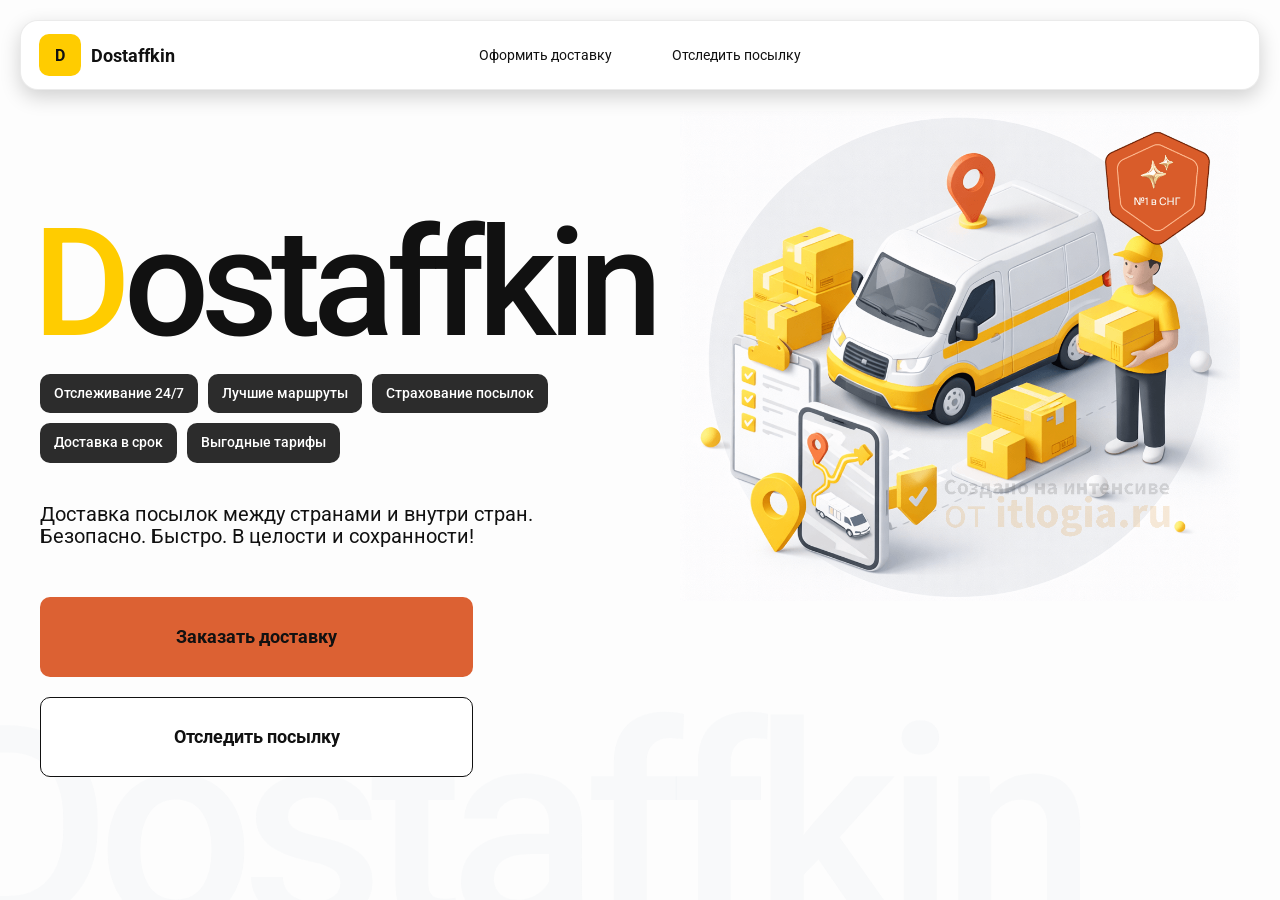
<file: index.html>
<!doctype html>
<html lang="ru">
  <head>
    <meta charset="utf-8" />
    <meta
      name="viewport"
      content="width=device-width,initial-scale=1,maximum-scale=1,user-scalable=0"
    />
    <title>
      Dostaffkin — Доставка посылок между странами и внутри стран. Безопасно.
      Быстро. В целости и сохранности!
    </title>

    <link href="styles/base.css" rel="stylesheet" />
    <link href="styles/base_adaptive.css" rel="stylesheet" />
    <link href="styles/index.css" rel="stylesheet" />
    <link href="styles/index_adaptive.css" rel="stylesheet" />
  </head>

  <body>
    <div class="container">
      <header class="header">
        <a class="header-brand" href="#">
          <div class="header-logo">D</div>
          <div class="header-title">Dostaffkin</div>
        </a>
        <nav class="header-menu">
          <a class="header-link" href="./order.html">Оформить <span>доставку</span></a>
          <a class="header-link" href="./track.html">Отследить <span>посылку</span></a>
        </nav>
      </header>
      <main class="main">
        <section class="main-info">
          <div class="main-title"><span>D</span>ostaffkin</div>
          <div class="main-features">
            <div class="main-feature">Отслеживание 24/7</div>
            <div class="main-feature">Лучшие маршруты</div>
            <div class="main-feature">Страхование посылок</div>
            <div class="main-feature">Доставка в срок</div>
            <div class="main-feature">Выгодные тарифы</div>
          </div>
          <div class="main-description">
            Доставка посылок между странами и внутри стран. Безопасно. Быстро. В
            целости и сохранности!
          </div>
          <div class="main-actions">
            <a class="button" type="button" href="./order.html"
              >Заказать доставку</a
            >
            <a class="button button-white" type="button" href="./track.html"
              >Отследить посылку</a
            >
          </div>
        </section>
        <div class="main-title-ghost">Dostaffkin</div>
        <section class="main-image">
          <img src="images\main-image.png" alt="Main image" />
        </section>
      </main>
    </div>
  </body>
</html>
</file>
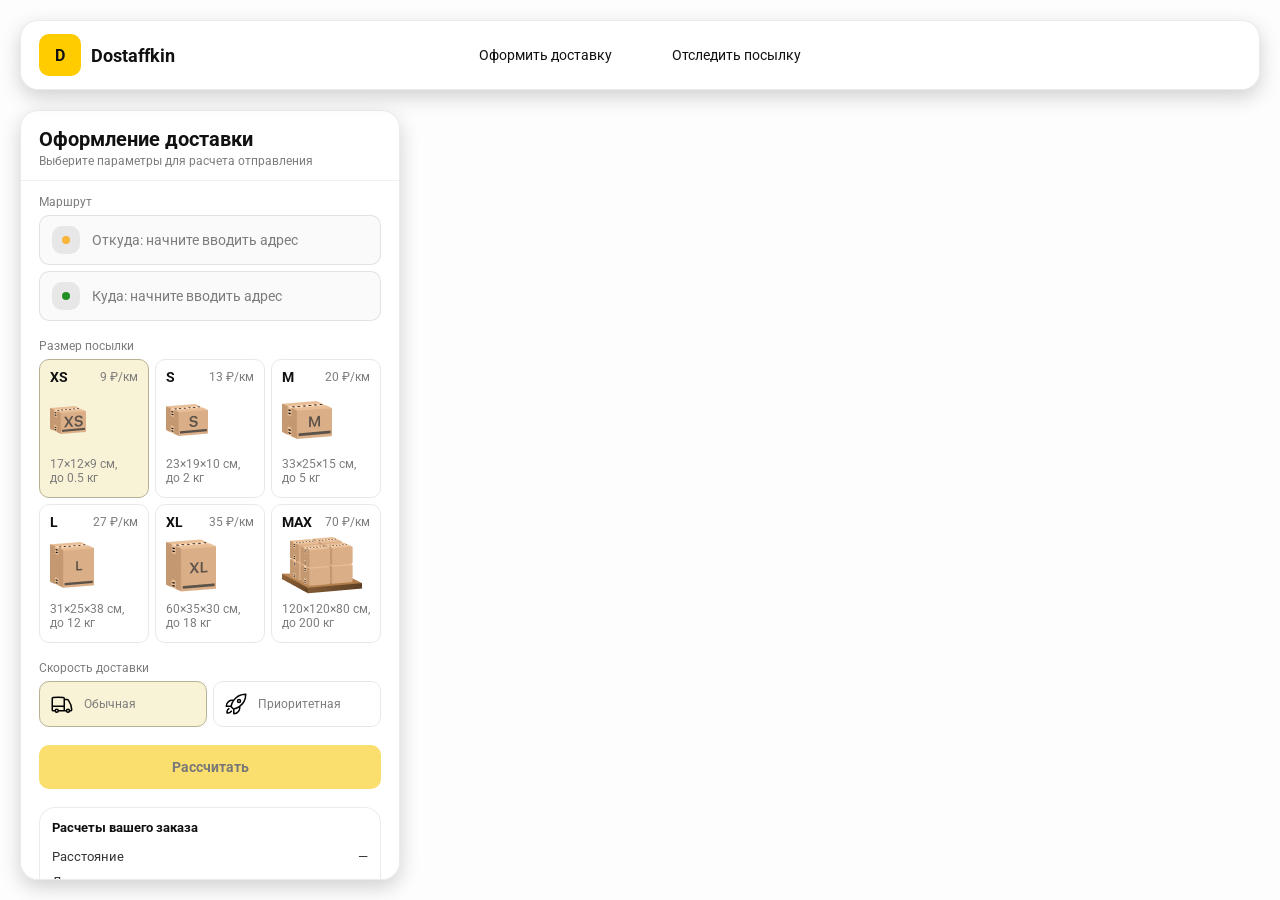
<file: order.html>
<!doctype html>
<html lang="ru">
  <head>
    <meta charset="utf-8" />
    <meta
      name="viewport"
      content="width=device-width,initial-scale=1,maximum-scale=1,user-scalable=0"
    />
    <title>Оформление доставки</title>

    <link rel="stylesheet" href="styles/base.css" />
    <link rel="stylesheet" href="styles/base_adaptive.css" />

    <link rel="stylesheet" href="styles/order.css" />
    <link rel="stylesheet" href="styles/order_adaptive.css" />

    <script src="https://api-maps.yandex.ru/2.1/?lang=ru_RU&apikey=a5839269-543b-424a-a82c-1c3159ac1dab&suggest_apikey=d52eca9e-769a-4bc9-87fe-e6267c09f985" type="text/javascript"></script>
  </head>
  <body>
    <div id="map"></div>

    <header class="header">
      <a class="header-brand" href="./index.html">
        <div class="header-logo">D</div>
        <div class="header-title">Dostaffkin</div>
      </a>
      <nav class="header-menu">
        <a class="header-link" href="#">Оформить <span>доставку</span></a>
        <a class="header-link" href="./track.html">Отследить <span>посылку</span></a>
      </nav>
    </header>

    <aside class="main" id="sidebar">
      <div class="main-header">
        <div class="main-title">Оформление доставки</div>
        <div class="main-text">Выберите параметры для расчета отправления</div>
      </div>
      <div class="main-content">
        <div class="main-route">
          <div class="main-block-title">Маршрут</div>
          <div class="main-fields">
            <div class="main-field" id="fromField">
              <div class="main-pin"></div>
              <input
                id="from"
                placeholder="Откуда: начните вводить адрес"
                autocomplete="off"
              />
              <div
                class="main-ac"
                id="fromAc"
                role="listbox"
                aria-label="Подсказки адресов"
              ></div>
            </div>

            <div class="main-field" id="toField">
              <div class="main-pin"></div>
              <input
                id="to"
                placeholder="Куда: начните вводить адрес"
                autocomplete="off"
              />
              <div
                class="main-ac"
                id="toAc"
                role="listbox"
                aria-label="Подсказки адресов"
              ></div>
            </div>
          </div>
        </div>
        <div class="main-package">
          <div class="main-block-title">Размер посылки</div>

          <div class="main-sizes">
            <div class="main-size-card is-active" data-value="xs">
              <div class="main-size-top">
                <div class="main-size-label">XS</div>
                <div class="main-size-rate">9 ₽/км</div>
              </div>
              <div class="main-size-media">
                <img src="images/sizes/xs.png" alt="Короб XS" />
              </div>
              <div class="main-size-description">
                17×12×9 см,<br />до 0.5 кг
              </div>
            </div>

            <div class="main-size-card" data-value="s">
              <div class="main-size-top">
                <div class="main-size-label">S</div>
                <div class="main-size-rate">13 ₽/км</div>
              </div>
              <div class="main-size-media">
                <img src="images/sizes/s.png" alt="Короб S" />
              </div>
              <div class="main-size-description">23×19×10 см,<br />до 2 кг</div>
            </div>

            <div class="main-size-card" data-value="m">
              <div class="main-size-top">
                <div class="main-size-label">M</div>
                <div class="main-size-rate">20 ₽/км</div>
              </div>
              <div class="main-size-media">
                <img src="images/sizes/m.png" alt="Короб M" />
              </div>
              <div class="main-size-description">33×25×15 см,<br />до 5 кг</div>
            </div>

            <div class="main-size-card" data-value="l">
              <div class="main-size-top">
                <div class="main-size-label">L</div>
                <div class="main-size-rate">27 ₽/км</div>
              </div>
              <div class="main-size-media">
                <img src="images/sizes/l.png" alt="Короб L" />
              </div>
              <div class="main-size-description">
                31×25×38 см,<br />до 12 кг
              </div>
            </div>

            <div class="main-size-card" data-value="xl">
              <div class="main-size-top">
                <div class="main-size-label">XL</div>
                <div class="main-size-rate">35 ₽/км</div>
              </div>
              <div class="main-size-media">
                <img src="images/sizes/xl.png" alt="Короб XL" />
              </div>
              <div class="main-size-description">
                60×35×30 см,<br />до 18 кг
              </div>
            </div>

            <div class="main-size-card" data-value="max">
              <div class="main-size-top">
                <div class="main-size-label">MAX</div>
                <div class="main-size-rate">70 ₽/км</div>
              </div>
              <div class="main-size-media main-size-media-palleta">
                <img src="images/sizes/max.png" alt="Паллета" />
              </div>
              <div class="main-size-description">
                120×120×80 см,<br />до 200 кг
              </div>
            </div>
          </div>
        </div>

        <div class="main-speed">
          <div class="main-block-title">Скорость доставки</div>

          <div class="main-speeds">
            <div class="main-speed-card is-active" data-value="regular">
              <img
                class="main-speed-media"
                src="images/icons/regular.svg"
                alt="Regular"
              />
              <div class="main-speed-description">Обычная</div>
            </div>
            <div class="main-speed-card" data-value="fast">
              <img
                class="main-speed-media"
                src="images/icons/fast.svg"
                alt="Fast"
              />
              <div class="main-speed-description">Приоритетная</div>
            </div>
          </div>
        </div>

        <div class="main-calculate-block">
          <button
            id="calc"
            class="button calculate-button"
            type="button"
            disabled
          >
            Рассчитать
          </button>
        </div>
        <div class="main-result" id="result">
          <div class="main-result-title">Расчеты вашего заказа</div>
          <div class="main-result-lines">
            <div class="main-result-line">
              <span>Расстояние</span><span id="distanceValue">—</span>
            </div>
            <div class="main-result-line">
              <span>Доставим через</span><span id="durationValue">—</span>
            </div>
            <div class="main-result-line">
              <span>Тариф</span><span id="rateValue">—</span>
            </div>
          </div>
          <div class="main-price">
            <div class="main-price-label">Итого</div>
            <div class="main-price-value" id="totalValue">—</div>
          </div>
        </div>
        <div class="main-order-box">
          <div class="main-order-form" id="orderForm">
            <div class="main-order-title">Оформление доставки</div>
            <div class="main-block-info-row">
              <div class="main-block-title">Контакты</div>
              <div class="order-fields">
                <div class="main-field">
                  <input
                    id="customerName"
                    placeholder="Ваше имя"
                    autocomplete="off"
                  />
                </div>
                <div class="main-field">
                  <input
                    id="customerPhone"
                    placeholder="Ваш телефон"
                    autocomplete="off"
                    inputmode="tel"
                  />
                </div>
              </div>
            </div>
            <div class="main-block-info-row extra-info">
              <div class="main-block-title">Дополнительная информация</div>
              <div class="main-field textarea">
                <textarea
                  id="comment"
                  placeholder="Детали доставки и комментарии"
                ></textarea>
              </div>
            </div>
            <button
              id="submit"
              class="button main-submit-request"
              type="button"
              disabled
            >
              Отправить заявку
            </button>
          </div>

          <div class="main-order-success" id="orderSuccess">
            <div class="main-success-icon">✓</div>
            <div class="main-success-title">Заявка отправлена!</div>
            <div class="main-success-title">
              Номер отправления – <span id="orderId"></span>
            </div>
            <div class="main-success-subtitle">Мы скоро свяжемся с вами</div>
          </div>
        </div>
      </div>
    </aside>

    <script src="./scripts/order.js"></script>
  </body>
</html>
</file>
<file: styles/base.css>
*, *::before, *::after {
    box-sizing: border-box;
}

@font-face {
    font-family: "Roboto";
    src: url("../fonts/Roboto-Regular.ttf");
    font-weight: normal;
}

@font-face {
    font-family: "Roboto";
    src: url("../fonts/Roboto-Bold.ttf");
    font-weight: bold;
}

@font-face {
    font-family: "Roboto";
    src: url("../fonts/Roboto-Medium.ttf");
    font-weight: 500;
}

html, body {
    margin: 0;
    color: #111111;
    font-family: "Roboto", sans-serif;
}

body {
    background: #FDFDFD;
}

.header {
    border-radius: 18px;
    box-shadow: 0 7px 20px 0 #0000002E ;
    backdrop-filter: blur(10px);
    background: #ffffff;
    left: 20px;
    border: 1px solid rgba(0, 0, 0, 0.08);
    position: fixed;
    right: 20px;
    top: 20px;
    padding: 14px 18px;
    height: 70px;
    display: flex;
    align-items: center;
    z-index: 6;
}

.header-brand {
    display: flex;
    align-items: center;
    text-decoration: none;
    gap: 10px;
}

.header-logo {
    width: 42px;
    height: 42px;
    border-radius: 10px;
    background: #FFCC00;
    display: grid;
    place-items: center;
    font-weight: bold;
    color: #111;
}

.header-title {
    font-size: 18px;
    font-weight: bold;
    color: #111111;
    text-decoration: none;
}

.header-menu {
    display: flex;
    align-items: center;
    gap: 60px;
    margin: 0;
    position: absolute;
    left: 50%;
    transform: translateX(-50%);
}

.header-link {
    font-size: 14px;
    color: #111111;
    text-decoration: none;
}

.main {
    padding: 111px 40px 40px;
    position: relative;
    display: flex;
}

.button {
    border: 0;
    outline: none;
    height: 44px;
    border-radius: 10px;
    font-size: 14px;
    font-weight: bold;
    cursor: pointer;
    font-family: inherit;
    transition: transform .08s ease, opacity .12s ease;
    background: #DC6133;
    color: #111111;
    text-align: center;
    text-decoration: none;
}

.button:hover {
    background-color: #E5BC19;
}

.button:disabled {
    cursor: not-allowed;
    background-color: #FADE6E;
    color: #787878;
    transform: none;
}

.button.button-white {
    background: #ffffff;
    border: 1px solid #111111;
}

.button.button-white:hover {
    background: rgb(241 241 241);
}

.main-field {
    display: flex;
    align-items: center;
    margin-top: 6px;
    gap: 10px;
    border: 1px solid #1111111A;
    background: #FAFAFA;
    border-radius: 10px;
    padding: 10px 12px;
    position: relative;
    box-sizing: border-box;
    height: 50px;
}

.main-field.textarea {
    height: auto;
}

.main-pin {
    width: 28px;
    height: 28px;
    border-radius: 10px;
    background: rgba(17, 17, 17, 0.08);
    display: grid;
    place-items: center;
    flex: 0 0 auto;
    position: relative;
}

.main-pin::before {
    content: "";
    width: 8px;
    height: 8px;
    border-radius: 999px;
    background: orange;
    opacity: .75;
    display: block;
}

.main-field:last-child .main-pin::before {
    background: green;
    opacity: .85;
}

input,
textarea {
    width: 100%;
    border: 0;
    outline: none;
    background: transparent;
    font-size: 14px;
    color: #111111;
    font-family: inherit;
}

textarea {
    resize: vertical;
    min-height: 72px;
    padding: 2px 0;
}

input::placeholder,
textarea::placeholder {
    color: #7C7C7C;
}

.main-field:focus-within {
    border-color: rgba(0, 0, 0, 0.20);
    box-shadow: 0 0 0 4px rgba(255, 204, 0, 0.35);
    background: rgba(255, 255, 255, 0.75);
}
</file>
<file: styles/base_adaptive.css>
@media (max-width: 767px) {
    .header {
        left: 10px;
        right: 10px;
        top: 10px;
    }

    .header-link span {
        display: none;
    }

    .header-menu {
        gap: 20px;
        justify-content: flex-start;
        margin: 0 0 0 30px;
        position: static;
        transform: none;
    }
}

@media (max-width: 420px) {
    .header-title {
        display: none;
    }
}

@media (max-width: 374px) {
    .header-menu {
        gap: 10px;
        margin: 0 0 0 10px;
    }
}
</file>
<file: styles/index.css>
.container {
    overflow: hidden;
    min-height: 100vh;
}

.main {
    padding: 111px 40px 40px;
    position: relative;
    display: flex;
}

.main-info {
    max-width: 840px;
    width: 100%;
    position: relative;
}

.main-title {
    margin-top: 98px;
    font-weight: 500;
    font-size: 200px;
    line-height: 1;
    letter-spacing: -0.05em;
    color: #111111;
    left: -15px;
    position: relative;
}

.main-title span {
    color: #ffcc00;
}

.main-features {
    margin-top: 15px;
    display: flex;
    flex-wrap: wrap;
    gap: 10px;
}

.main-feature {
    background: #2c2c2c;
    color: #ffffff;
    padding: 12px 14px;
    font-weight: 500;
    font-size: 14px;
    line-height: 1.1;
    border-radius: 10px;
}

.main-description {
    margin-top: 40px;
    max-width: 500px;
    font-size: 20px;
    line-height: 1.1;
    color: #111111;
}


.main-actions {
    margin-top: 50px;
    display: flex;
    flex-direction: column;
    gap: 20px;
}

.main-actions .button {
    height: 80px;
    width: 433px;
    font-size: 18px;
    font-weight: bold;
    place-items: center;
    display: grid;
}

.main-title-ghost {
    position: absolute;
    z-index: -1;
    left: -70px;
    bottom: -150px;
    font-weight: 500;
    font-size: 278px;
    line-height: 1;
    letter-spacing: -0.05em;
    color: #ECEDF04D;
}

.main-image {
    width: 1024px;
    top: 100px;
    z-index: -2;
}

.main-image img {
    width: 100%;
    max-width: 1024px;
    height: auto;
    display: block;
}
</file>
<file: styles/index_adaptive.css>
@media (max-width: 1760px) {
    .main-title {
        font-size: 150px;
        left: -7px;
    }

    .main-info {
        max-width: 640px;
    }
}

@media (max-width: 1200px) {
    .main-info {
        max-width: 540px;
    }

    .main {
        padding: 111px 20px 20px;
    }

    .main-title {
        font-size: 120px;
        left: -4px;
    }

    .main-title-ghost {
        font-size: 220px;
    }
}

@media (max-width: 1024px) {
    .main-title {
        margin-top: 30px;
    }

    .main {
        flex-direction: column-reverse;
    }

    .main-image {
        max-width: 350px;
        position: absolute;
        left: 370px;
        top: 370px;
    }

    .main-info {
        max-width: 100%;
    }

    .main-actions {
        gap: 10px;
    }

    .main-actions .button {
        height: 50px;
        font-size: 14px;
        width: auto;
        max-width: 300px;
    }

    .main-description {
        max-width: 350px;
    }
}

@media (max-width: 570px) {
    .main-title {
        font-size: 88px;
    }

    .main-description {
        max-width: 100%
    }

    .main-actions {
       width: 100%;
    }

    .main-actions .button {
        width: 100%;
        max-width: 100%
    }

    .main-image {
        max-width: 650px;
        position: absolute;
        left: 170px;
        top: 70px;
        opacity: 0.2;
    }
}

@media (max-width: 400px) {
    .main-title {
        font-size: 70px;
    }
}
</file>
<file: styles/order.css>
#map {
    /* background-image: url("../images/order-bg.png"); */
    /* background-size: cover; */
    position: fixed;
    inset: 0;
}

.main {
    padding: 0;
    border-radius: 18px;
    box-shadow: 0 7px 20px 0 #0000002E;
    backdrop-filter: blur(10px);
    background: rgba(255, 255, 255, 0.96);
    left: 20px;
    border: 1px solid rgba(0, 0, 0, 0.08);
    position: fixed;
    top: 110px;
    bottom: 20px;
    width: 380px;
    display: flex;
    flex-direction: column;
    overflow: hidden;
    z-index: 5;
}

.main-header {
    padding: 18px 18px 12px 18px;
    border-bottom: 1px solid rgba(0, 0, 0, 0.06);
    display: flex;
    flex-direction: column;
}

.main-title {
    font-size: 20px;
    line-height: 100%;
    font-weight: bold;
}

.main-text {
    font-size: 12px;
    margin-top: 5px;
    color: #7C7C7C;
}

.main-content {
    padding: 14px 18px 18px 18px;
    overflow: auto;
    scrollbar-width: none;
    display: flex;
    flex-direction: column;
    gap: 18px;
    flex: 1;
}

.main-block-title {
    font-size: 12px;
    color: #7C7C7C;
}

.main-route .main-block-title,
.main-package .main-block-title {
    margin-bottom: 6px;
}

.main-sizes {
    display: grid;
    gap: 6px;
    grid-template-columns: repeat(3, 1fr);
}

.main-size-card {
    border: 1px solid #E8E8E7;
    background: #FFFFFF;
    border-radius: 10px;
    padding: 10px;
    cursor: pointer;
    user-select: none;
    transition: transform .08s ease, border-color .12s ease, background .12s ease;
    min-height: 139px;
}

.main-size-card:hover {
    transform: translateY(-1px);
}

.main-size-card.is-active {
    background-color: #F8F2D6;
    border-color: #B7B196;
}

.main-size-top {
    display: flex;
    align-items: center;
    justify-content: space-between;
}

.main-size-label {
    font-weight: bold;
    font-size: 14px;
    color: #111111;
    line-height: 100%;
}

.main-size-rate {
    font-size: 12px;
    color: #7C7C7C;
    line-height: 100%;
}

.main-size-media {
    margin-top: 8px;
    height: 57px;
}

.main-size-description {
    margin-top: 8px;
    font-size: 12px;
    color: #7C7C7C;
    line-height: 1.2;
}

.calculate-button {
    width: 100%;
}

.main-result {
    border: 1px solid rgba(0, 0, 0, 0.08);
    background: rgba(255, 255, 255, 0.75);
    border-radius: 16px;
    padding: 12px;
    line-height: 1.25;
}

.main-result-title {
    font-weight: bold;
    font-size: 13px;
    color: #111111;
    margin-bottom: 13px;
}

.main-result-lines {
    gap: 8px;
    display: flex;
    flex-direction: column;
}

.main-result-line {
    font-size: 13px;
    color: rgba(17, 17, 17, 0.85);
    display: flex;
    justify-content: space-between;
}

.main-price {
    margin-top: 18px;
    padding-top: 10px;
    border-top: 1px dashed rgba(0, 0, 0, 0.12);
    display: flex;
    align-items: baseline;
    justify-content: space-between;
}

.main-price-label {
    font-size: 12px;
    color: rgba(17, 17, 17, 0.55);
}

.main-price-value {
    font-size: 20px;
    font-weight: bold;
    color: #111111;
    letter-spacing: -0.3px;
}

.main-order-box {
    background: #ffffff;
    border: 1px solid #E8E8E7;
    border-radius: 10px;
    padding: 12px;
}

.main-order-title {
    margin-bottom: 8px;
    font-weight: bold;
    font-size: 14px;
    color: #111111;
}

.main-block-info {
    display: flex;
    flex-direction: column;
    gap: 6px;
}

.order-fields {
    display: grid;
    grid-template-columns: 1fr 1fr;
    column-gap: 10px;
    margin-top: 6px;
}

.main-block-info-row.extra-info {
    display: block;
    margin-top: 13px;
}

.main-submit-request {
    width: 100%;
    margin-top: 6px;
}

.main-order-success {
    display: none;
    text-align: center;
    padding: 22px 12px;
    gap: 12px;
}

.main-order-success.is-visible {
    display: flex;
    flex-direction: column;
    align-items: center;
}

.main-success-icon {
    width: 56px;
    height: 56px;
    border-radius: 50%;
    background: #16a34a;
    color: #ffffff;
    display: grid;
    place-items: center;
    font-size: 30px;
}

.main-success-title {
    font-size: 14px;
    font-weight: bold;
    color: #111111;
}

.main-success-subtitle {
    font-size: 12px;
    color: rgba(17, 17, 17, 0.55);
    line-height: 1.3;
}

.main-speed .main-block-title {
    margin-bottom: 6px;
}

.main-speeds {
    display: grid;
    gap: 6px;
    grid-template-columns: repeat(2, 1fr);
}

.main-speed-card {
    border: 1px solid #E8E8E7;
    background: #FFFFFF;
    border-radius: 10px;
    padding: 10px;
    cursor: pointer;
    user-select: none;
    transition: transform .08s ease, border-color .12s ease, background .12s ease;
    display: flex;
    align-items: center;
    gap: 10px;
}

.main-speed-card:hover {
    transform: translateY(-1px);
}

.main-speed-card.is-active {
    background-color: #F8F2D6;
    border-color: #B7B196;
}

.main-speed-description {
    font-size: 12px;
    color: #7C7C7C;
    line-height: 1.2;
}
</file>
<file: styles/order_adaptive.css>
@media (max-width: 767px) {
    .main {
        left: 10px;
        right: 10px;
        top: 50%;
        bottom: 12px;
        width: auto;
        max-width: none;
    }
}

@media (max-width: 420px) {
    .main-sizes {
        grid-template-columns: repeat(2, 1fr);
    }
}
</file>
